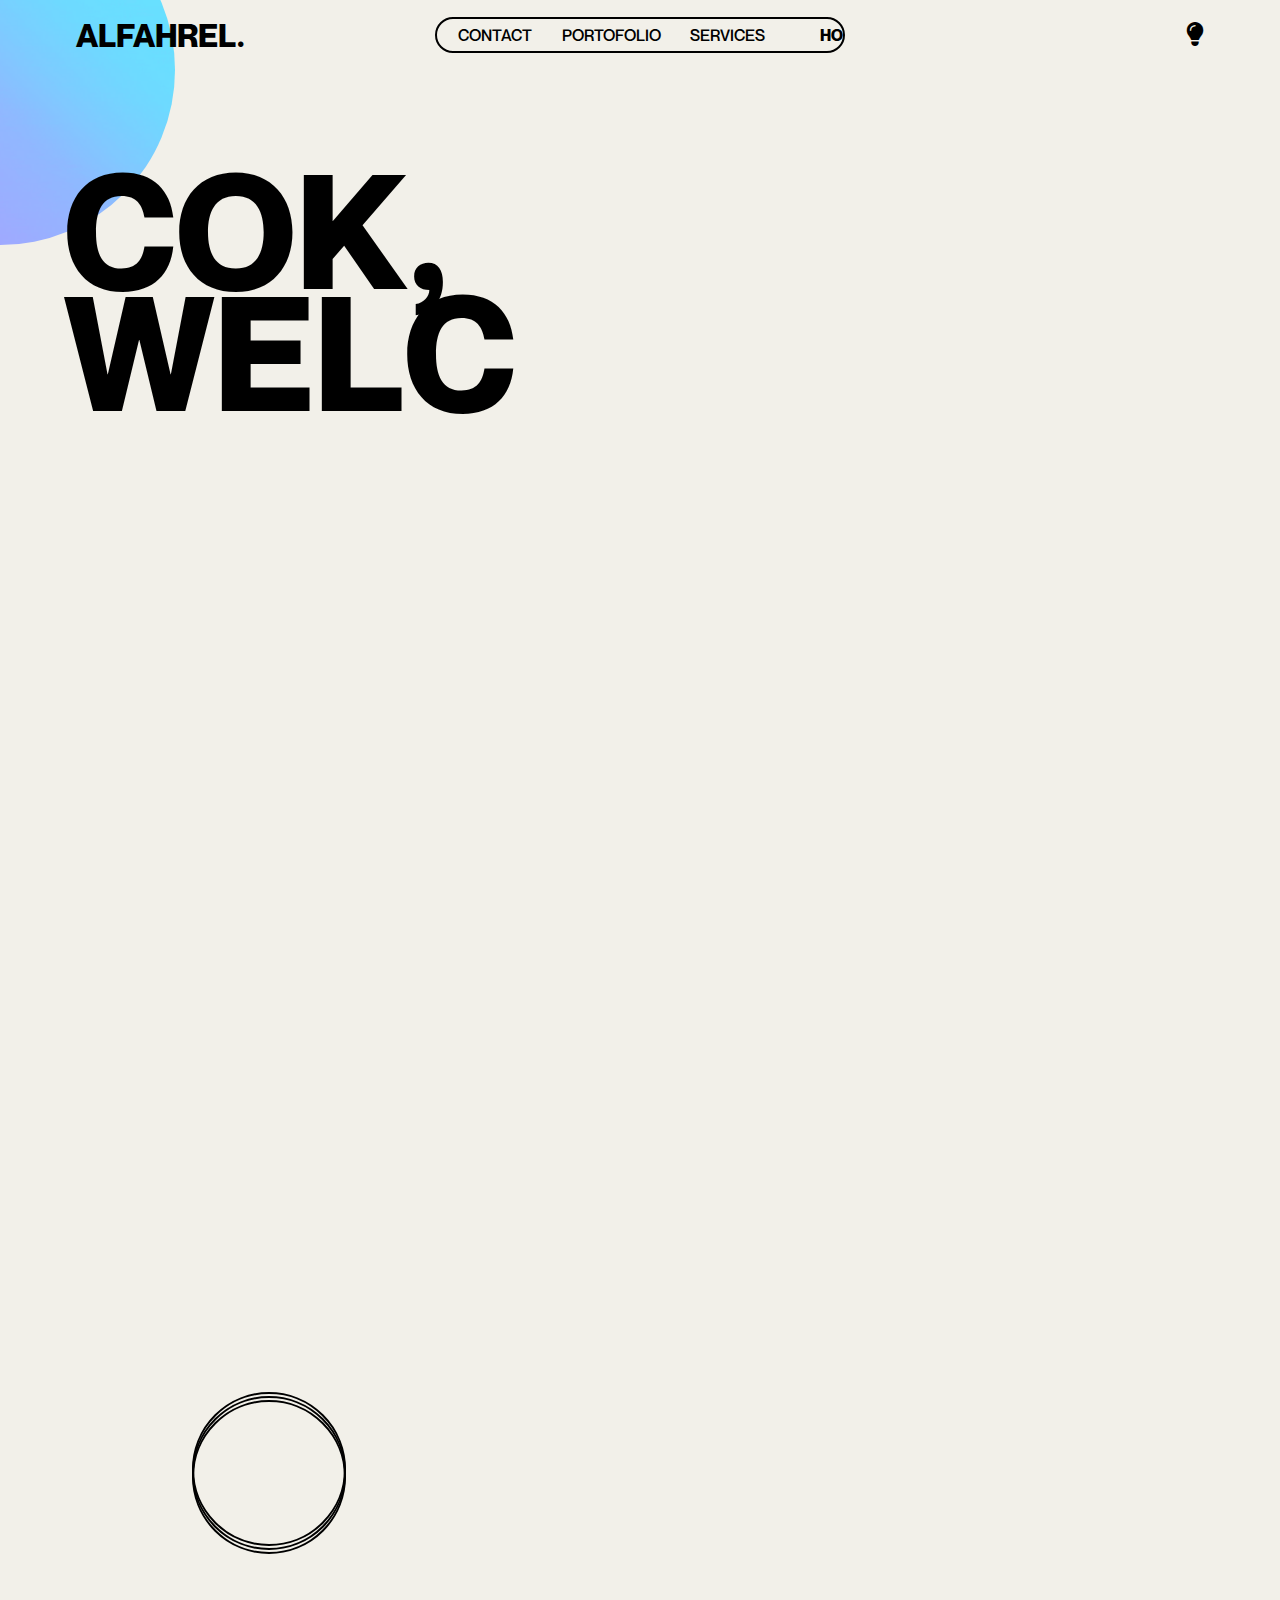
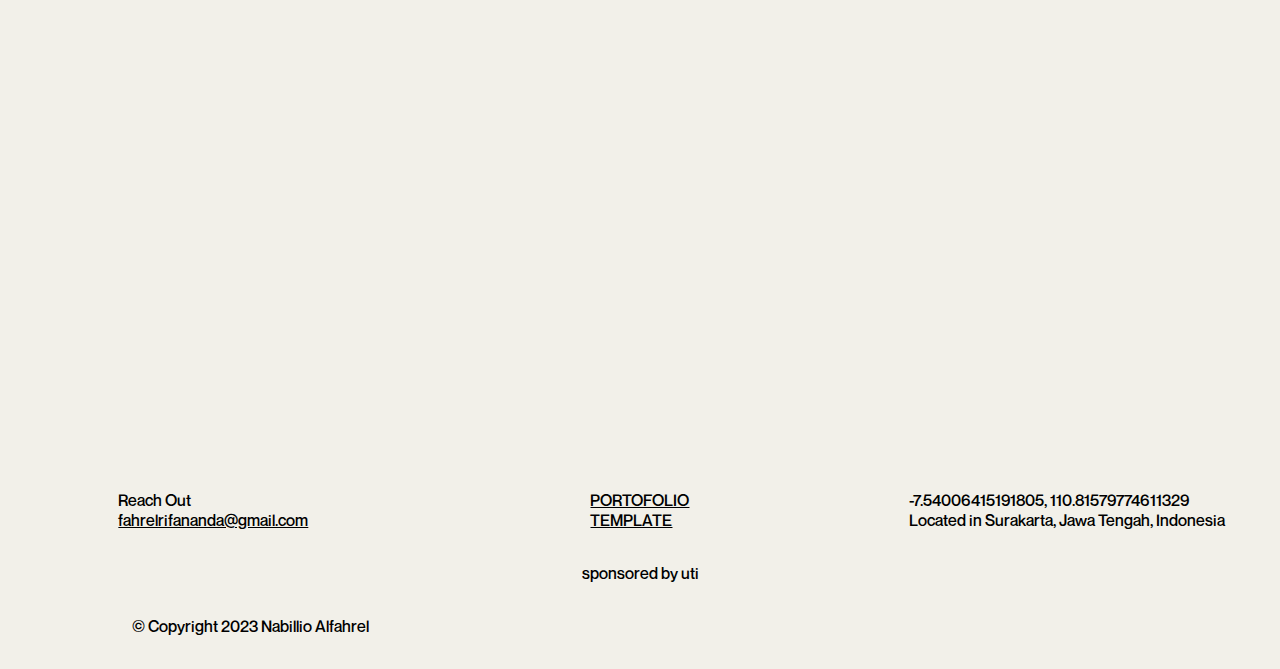
<file: index.html>
<!DOCTYPE html>
<html lang="en">
  <head>
    <meta charset="UTF-8" />
    <meta name="viewport" content="width=device-width, initial-scale=1.0" />
    <title>Alfahrel</title>
    <link rel="stylesheet" href="fonts/fontsawesome-6/css/all.css" />
    <link rel="stylesheet" href="css/style.css" />
    <link rel="stylesheet" href="css/home.css" />
    <link rel="stylesheet" href="css/cursor.css" />
  </head>
  <body>
    <nav class="navbar">
      <div class="logo">ALFAHREL.</div>
      <div class="menu">
        <a href="contact.html">CONTACT</a>
        <a href="portofolio.html">PORTOFOLIO</a>
        <a href="services.html">SERVICES</a>
        <a href="index.html" class="active">HOME</a>
      </div>

      <div class="theme">
        <i class="fa-regular fa-lightbulb theme-button"></i>
        <div class="hamburger">
            <div></div>
            <div></div>
          </div>
        
      </div>
     
    </nav>
    <div class="menu-mobile">
      <a href="contact.html">Contact</a>
      <a href="portofolio.html">Portofolio</a>
      <a href="services.html">Services</a>
      <a href="index.html" class="active">Home</a>
    </div>
    <div class="big-cursor"></div>
    <main>
        <section id="big-name">
            COK,
            <br />
            <div class="fahrel"></div>
        </section>
        <section id="i-create">
            <div class="text-i-create">
                Dari konsep hingga kode, saya membangun pengalaman web dan seluler yang berkesan.
            </div>
        </section>
        <section id="ability">
            <div class="aDiv">
                <div class="a1">
                    <div class="title">
                        <div></div>
                        <div>WEB DEVELOPER</div>
                        <div class="clickExpand1">
                            <div></div>
                            <div></div>
                        </div>
                    </div>
                    <div class="paragraph">
                        <p>
                            Saya memiliki pemahaman mendalam tentang bahasa pemrograman web seperti HTML, CSS, dan JavaScript. Saya juga berpengalaman dalam framework dan library populer seperti Laravel, React, dan Node JS.
                        </p>
                    </div>
                </div>
                <div class="a2">
                    <div class="title">
                        <div></div>
                        <div>ANDROID DEVELOPER</div>
                        <div class="clickExpand2">
                            <div></div>
                            <div></div>
                        </div>
                    </div>
                    <div class="paragraph">
                        <p>
                            Sebagai pengembang Android, saya mahir dalam menggunakan Java dan Kotlin untuk membangun aplikasi Android yang berkualitas tinggi dan responsif. Saya juga familiar dengan Android SDK dan berbagai tool pengembangan Android.
                        </p>
                    </div>
                </div>
                <div class="a3">
                    <div class="title">
                        <div></div>
                        <div>UI/UX DESAINER</div>
                        <div class="clickExpand3">
                            <div></div>
                            <div></div>
                        </div>
                    </div>
                    <div class="paragraph">
                        <p>
                            Saya memiliki pengalaman dalam merancang dan mengembangkan antarmuka pengguna (UI) yang menarik dan intuitif. Saya mengutamakan pengalaman pengguna (UX) yang optimal untuk memastikan aplikasi mudah digunakan dan memberikan nilai tambah bagi pengguna.
                        </p>
                    </div>
                </div>
            </div>
        </section>
        <section id="i-said">
            <div class="i-said-circle">
                <div></div>
                <div></div>
                <div></div>
            </div>
            <div class="i-said-text">
                <div class="first-p text-para">
                    Prinsip saya adalah bahwa...
                </div>
                <br />
                <div class="second-p text-para">
                    ... setiap proyek merupakan kesempatan untuk belajar dan berkembang. Saya selalu berusaha untuk meningkatkan kualitas kode dan menghasilkan solusi yang efisien.
                </div>
            </div>
        </section>
        <section id="steps">
            <div class="step1 the-step">
                <div class="number">01</div>
                <div class="title-desc">
                    <div class="title">STRATEGI</div>
                    <div class="desc">
                        Dalam fase Discovery, kami mempelajari brand, tujuan, lanskap industri, dan target audience Anda. Saya membuat mood board visual untuk menangkap esensi proyek dan menentukan tipografi, palet warna, dan elemen gerak yang akan menghidupkan desain. Saya juga menentukan strategi penyajian konten yang efektif agar pengunjung mudah bernavigasi dan terlibat.
                    </div>
                </div>
            </div>
            <div class="step2 the-step">
                <div class="number">02</div>
                <div class="title-desc">
                    <div class="title">DESAIN</div>
                    <div class="desc">
                        Fase Desain adalah tempat kreativitas diwujudkan. Saya mendefinisikan identitas brand Anda melalui desain visual dan pengalaman pengguna yang kohesif, mengubah ide menjadi konsep visual dengan layout, wireframe, dan komponen situs yang unik. Fokus saya adalah pada pengalaman pengguna dan konsistensi desain, memastikan setiap elemen desain memiliki tujuan dan relevan dengan target audience. Fase ini adalah saat ide-ide berkembang menjadi aset nyata yang menjadi dasar pengembangan.
                    </div>
                </div>
            </div>
            <div class="step3 the-step">
                <div class="number">03</div>
                <div class="title-desc">
                    <div class="title">PENGEMBANGAN</div>
                    <div class="desc">
                        Dengan teliti dan komitmen pada kualitas, saya membangun proyek Anda pada platform yang dipilih, baik itu Squarespace, sistem lain, atau dibangun secara custom.
                    </div>
                </div>
            </div>
            <div class="step4 the-step">
                <div class="number">04</div>
                <div class="title-desc">
                    <div class="title">SERAH TERIMA</div>
                    <div class="desc">
                        Saya melakukan pengujian menyeluruh untuk memastikan semuanya berfungsi dengan lancar, memenuhi persyaratan aksesibilitas, dan responsif di semua ukuran perangkat. Setelah disetujui, saya akan memberikan semua sumber daya dan dokumentasi yang diperlukan, sehingga Anda dapat sepenuhnya mengelola aplikasi atau situs web Anda.
                    </div>
                </div>
            </div>
        </section>
        <section id="featured-project">
            <div class="title-for-">
                PROYEK UNGGULAN
            </div>
            <div class="content">
                <div class="text">
                    <div class="title-project">
                        BELA TARR
                    </div>
                    <div class="components-project">
                        <p>DESAIN SITUS WEB</p>
                        <p>DESAIN UI/UX</p>
                        <p>PENGEMBANGAN SQUARESPACE</p>
                    </div>
                    <div class="button-project">
                        <button>
                            <a href="https://alfahrelrifananda.github.io/Bela-Tarr/#home">
                            + LIHAT PROYEK
                            </a>
                        </button>
                    </div>
                </div>
                <div class="image">
                    <div>
    
                    </div>
                </div>
            </div>
        </section>
    </main>
    <footer>
        <div class="logo-footer">
            ALFAHREL.
        </div>
        <div class="contact-footer">
            <div>
                <p>Reach Out</p>
                <p><u>fahrelrifananda@gmail.com</u></p>
            </div>
            <div>
                <p><u>PORTOFOLIO</u></p>
                <p><u>TEMPLATE</u></p>
            </div>
            <div>
                <p>-7.54006415191805, 110.81579774611329</p>
                <p>Located in Surakarta, Jawa Tengah, Indonesia</p>
            </div>
        </div>
        <div class="sponsored-footer">
            sponsored by uti
        </div>
        <div class="copyright-footer">
            © Copyright 2023 Nabillio Alfahrel
        </div>
    </footer>  
    <script src="js/script.js"></script>
    <script src="js/home.js"></script>
  </body>
</html>
</file>
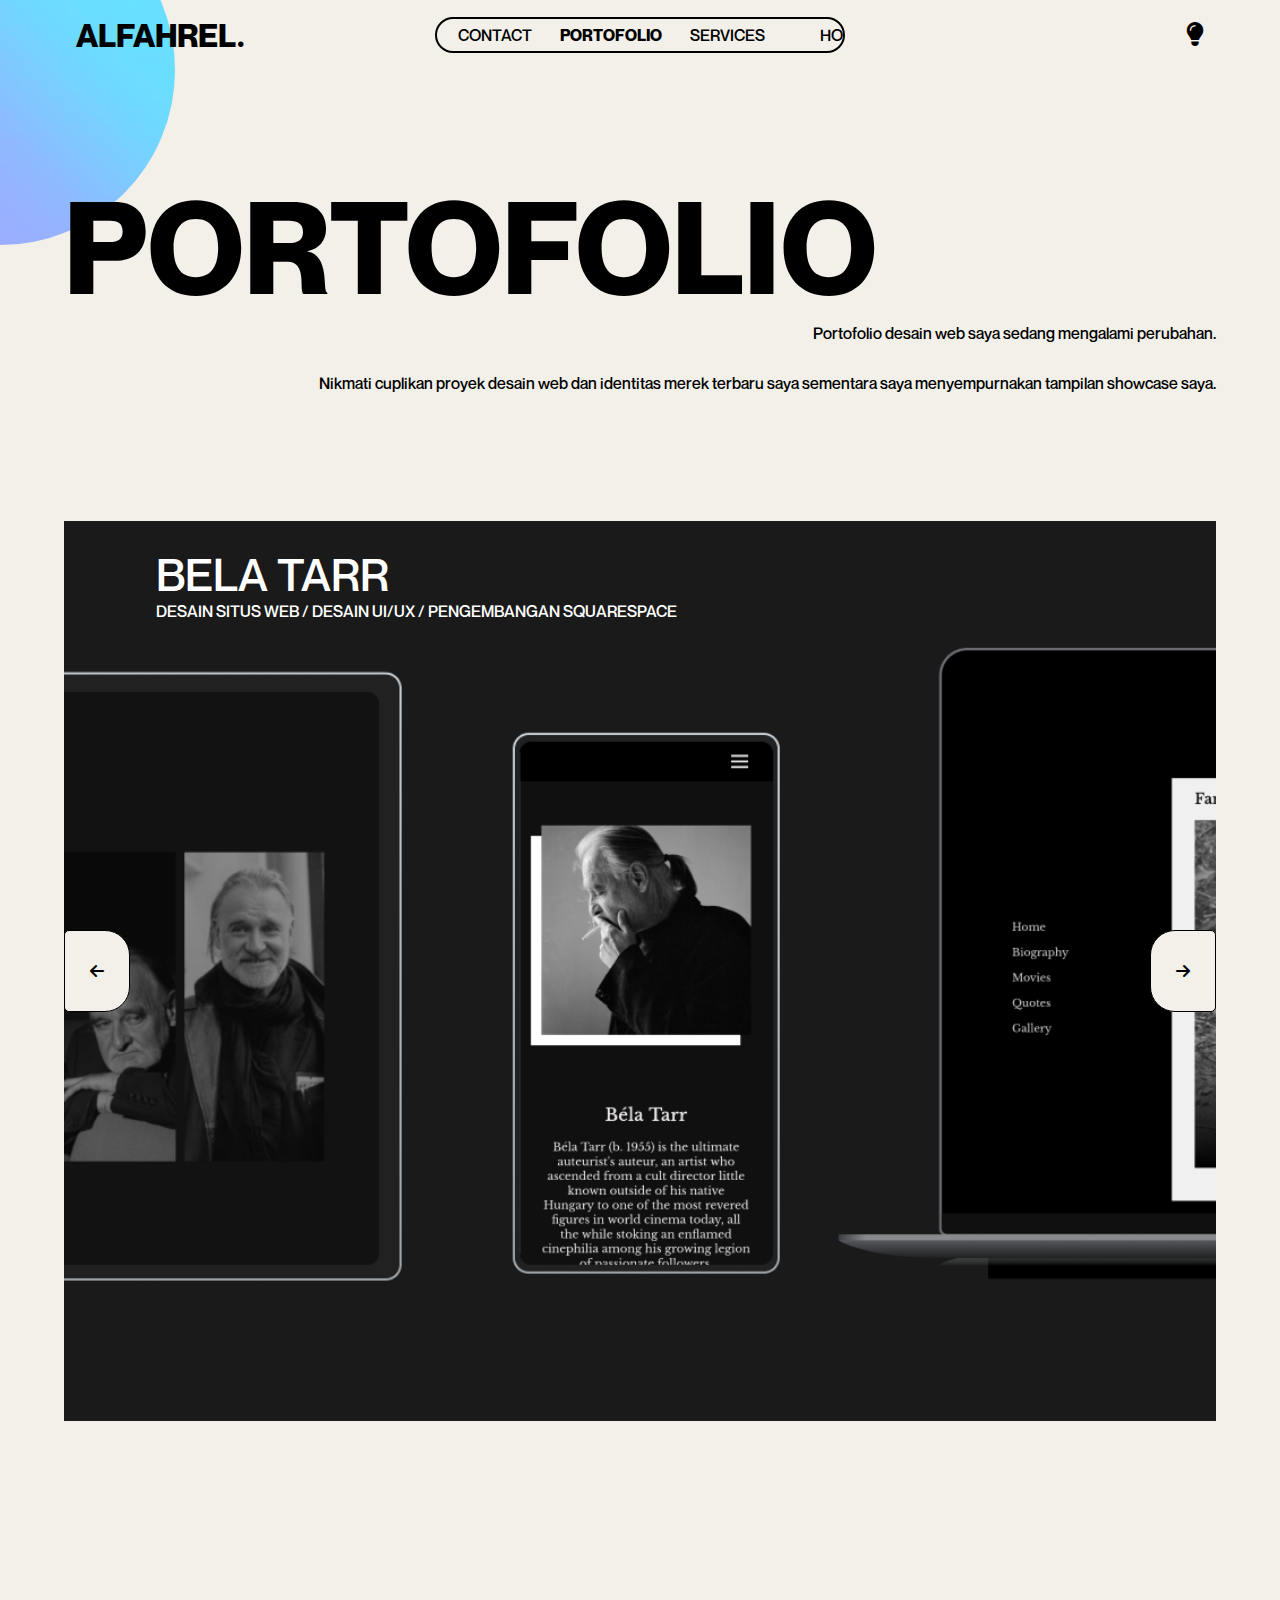
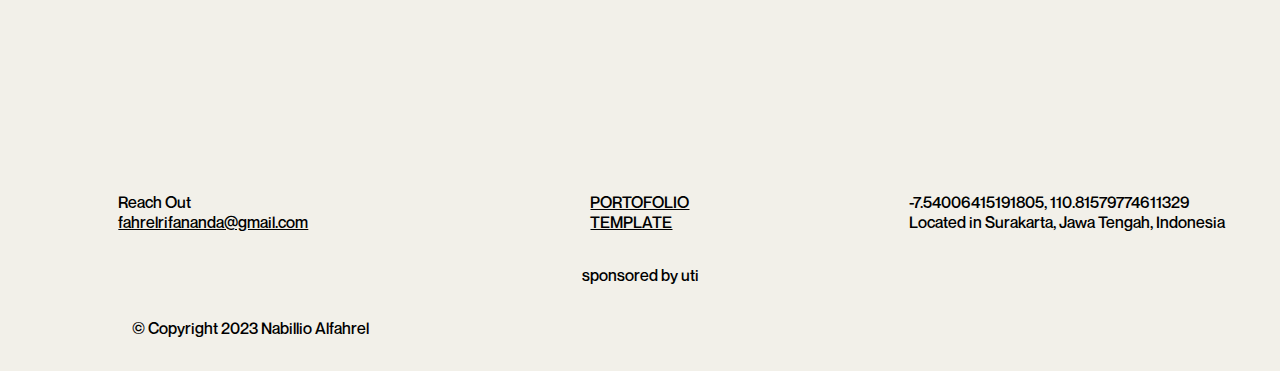
<file: portofolio.html>
<!DOCTYPE html>
<html lang="en">
  <head>
    <meta charset="UTF-8" />
    <meta name="viewport" content="width=device-width, initial-scale=1.0" />
    <title>Alfahrel</title>
    <link rel="stylesheet" href="fonts/fontsawesome-6/css/all.css" />
    <link rel="stylesheet" href="css/style.css" />
    <link rel="stylesheet" href="css/portofolio.css" />
    <link rel="stylesheet" href="css/cursor.css" />
  </head>
  <body>
    <nav class="navbar">
      <div class="logo">ALFAHREL.</div>
      <div class="menu">
        <a href="contact.html">CONTACT</a>
        <a href="portofolio.html" class="active">PORTOFOLIO</a>
        <a href="services.html">SERVICES</a>
        <a href="index.html">HOME</a>
      </div>

      <div class="theme">
        <i class="fa-regular fa-lightbulb theme-button"></i>
        <div class="hamburger">
          <div></div>
          <div></div>
        </div>
      </div>
    </nav>
    <div class="menu-mobile">
      <a href="contact.html">Contact</a>
      <a href="portofolio.html" class="active">Portofolio</a>
      <a href="services.html">Services</a>
      <a href="index.html">Home</a>
    </div>
    <div class="big-cursor"></div>
    <main>
      <section id="porto-folio">
        <div>PORTOFOLIO</div>
        <div>Portofolio desain web saya sedang mengalami perubahan.</div>
        <div>
          Nikmati cuplikan proyek desain web dan identitas merek terbaru saya
          sementara saya menyempurnakan tampilan showcase saya.
        </div>
      </section>
      <section id="showcase">
        <div class="arrow-nav left"><i class="fa-solid fa-arrow-left"></i></div>
        <div class="showcase-content">
          <div class="the-showcase">
            <div class="the-s-title">BELA TARR</div>
            <div class="the-s-second">
              DESAIN SITUS WEB / DESAIN UI/UX / PENGEMBANGAN SQUARESPACE
            </div>
          </div>
        </div>
        <div class="arrow-nav right">
          <i class="fa-solid fa-arrow-right"></i>
        </div>
      </section>
    </main>
    <footer>
      <div class="logo-footer">ALFAHREL.</div>
      <div class="contact-footer">
        <div>
          <p>Reach Out</p>
          <p><u>fahrelrifananda@gmail.com</u></p>
        </div>
        <div>
          <p><u>PORTOFOLIO</u></p>
          <p><u>TEMPLATE</u></p>
        </div>
        <div>
          <p>-7.54006415191805, 110.81579774611329</p>
          <p>Located in Surakarta, Jawa Tengah, Indonesia</p>
        </div>
      </div>
      <div class="sponsored-footer">sponsored by uti</div>
      <div class="copyright-footer">© Copyright 2023 Nabillio Alfahrel</div>
    </footer>
    <script src="js/script.js"></script>
    <script src="js/portofolio.js"></script>
  </body>
</html>
</file>
<file: css/style.css>
@font-face {
  font-family: 'neue-montreal-bold';
  src: url('../fonts/NeueMontreal-Bold.otf');
}
@font-face {
  font-family: 'neue-montreal-light';
  src: url('../fonts/NeueMontreal-Light.otf');
}
@font-face {
  font-family: 'neue-montreal-medium';
  src: url('../fonts/NeueMontreal-Medium.otf');
}

* {
  margin: 0;
  padding: 0;
}
:root {
  --black: black;
  --white: #f2f0e9;
}
::-moz-selection {
  color: var(--white);
  background: var(--black);
}

::selection {
  color: var(--white);
  background: var(--black);
}
::-webkit-scrollbar {
  width: 10px;
}

::-webkit-scrollbar-track {
  border-radius: 15px;
}

::-webkit-scrollbar-thumb {
  background: var(--black);
}
html,
body {
  overflow-x: hidden;
}
body {
  background-color: var(--white);
}
.navbar {
  display: grid;
  z-index: 99;
  width: calc(100% - 4vw);
  transition: all 0.5s;
  opacity: 1;
  grid-template-columns: 1fr 1fr 1fr;
  align-items: center;
  padding-top: 16px;
  padding-bottom: 16px;
  padding-left: 2vw;
  padding-right: 2vw;
}
.navbar.opacity {
  opacity: 0.3;
}
.navbar .logo {
  font-family: 'neue-montreal-bold';
  font-size: 2em;
  color: var(--black);
  padding-left: 50px;
}
.navbar .menu {
  display: grid;
  grid-template-columns: 1fr 1fr 1fr 1fr;
  justify-items: center;
  border-radius: 32px;
  font-family: 'neue-montreal-medium';
  border: solid 2px var(--black);
  overflow: hidden;
}
.menu-mobile {
  display: none;
}
.navbar .menu a {
  width: 116px;
  display: flex;
  align-items: center;
  justify-content: center;
  text-decoration: none;
  color: var(--black);
  border-radius: 32px;
  height: 32px;
  cursor: pointer;
}

.navbar .theme {
  font-size: 1.5em;
  cursor: pointer;
  text-align: right;
  color: var(--black);
  padding-right: 50px;
}
.navbar .theme .theme-button {
  transition: transform 0.3s ease;
  position: relative;
}
.navbar .theme .theme-button.rotate {
  transform: rotate(0deg);
}
.navbar .menu .active {
  font-family: 'neue-montreal-bold';
}
footer .logo-footer {
  font-size: 16em;
  opacity: 0;
  text-align: center;
  transition: all 3s;
  color: var(--black);
  font-family: 'neue-montreal-bold';
}
footer .contact-footer {
  display: grid;
  grid-template-columns: 1fr 1fr 1fr;
  justify-items: center;
  color: var(--black);
  font-family: 'neue-montreal-medium';
}
footer .sponsored-footer {
  text-align: center;
  padding: 33px;
  padding-bottom: 0px;
  color: var(--black);
  font-family: 'neue-montreal-medium';
}
footer .copyright-footer {
  padding: 33px;
  color: var(--black);
  font-family: 'neue-montreal-medium';
  padding-left: 132px;
}
.logo-footer.show {
  opacity: 1;
  transform: translateY(0);
}
/* @media screen and (max-width: 1400px) {
  body {
    overflow-x: hidden;
  }
  .navbar .menu {
    grid-template-columns: 1fr 1fr;
  }
  footer .logo-footer {
    font-size: 10em;
  }
} */
@media screen and (max-width: 800px) {
  body::-webkit-scrollbar {
    display: none;
  }
  .navbar .menu {
    display: none;
  }

  .navbar .logo {
    padding-left: 0px;
  }
  .hamburger {
    width: 30px;
    height: 50px;
  }
  .hamburger div:nth-child(1) {
    background-color: var(--black);
    width: 100%;
    border-radius: 10px;
    position: relative;
    z-index: 99;
    top: 17px;
    transition: all 0.5s;
    height: 3px;
  }
  .hamburger div:nth-child(1).show {
    top: 18px;
    rotate: -50deg;
  }
  .hamburger div:nth-child(2) {
    background-color: var(--black);
    width: 100%;
    z-index: 100;
    position: relative;
    transition: all 0.5s;
    top: 23px;
    height: 3px;
    border-radius: 10px;
  }
  .hamburger div:nth-child(2).show {
    top: 15px;
    rotate: 50deg;
  }
  .navbar {
    display: flex;
    justify-content: space-between;
    position: fixed;
    backdrop-filter: blur(15px);
    border-bottom: 1px solid var(--black);
    z-index: 99;
  }
  .navbar .theme {
    display: flex;
    justify-content: space-between;
    align-items: center;
    gap: 30px;
    padding-right: 0;
  }
  .menu-mobile {
    display: flex;
    flex-direction: column;
    justify-content: center;
    align-items: center;
    position: fixed;
    background-color: var(--white);
    z-index: -95;
    opacity: 0;
    top: 0;
    width: 100%;
    transition: all 0.5s;
    height: 100vh;
  }
  .menu-mobile.show {
    opacity: 1;
    z-index: 95;
  }
  .menu-mobile a {
    text-decoration: none;
    color: var(--black);
    height: 55px;
    width: 150px;
    text-align: center;
    font-size: 5vh;
    font-family: 'neue-montreal-medium';
  }
  footer {
    border-top: 1px solid var(--black);
  }
  footer .logo-footer {
    font-size: 3em;
    padding: 5vw;
    text-align: left;
  }
  footer .contact-footer {
    grid-template-columns: 1fr;
    justify-items: left;
  }
  footer .contact-footer div:nth-child(1),
  footer .contact-footer div:nth-child(2),
  footer .contact-footer div:nth-child(3) {
    text-align: left;
    padding: 5vw;
  }
  footer .contact-footer div:nth-child(2) {
    display: grid;
    grid-template-columns: 1fr 1fr;
    gap: 10px;
  }
  footer .sponsored-footer {
    text-align: right;
    padding: 5vw;
  }
  footer .copyright-footer {
    text-align: right;
    padding: 5vw;
  }
  .menu-mobile .active {
    text-decoration: underline;
  }
}
</file>
<file: css/home.css>
#big-name {
  font-family: 'neue-montreal-bold';
  font-size: 13vw ;
  color: var(--black);
  padding-top: 5vw;
  padding-left: 5vw;
  padding-right: 5vw;
}
.fahrel {
  position: relative;
  top: -70px;
}
.fahrel span {
  opacity: 0;
  display: inline-block;
}
.fahrel span.visible {
  opacity: 1;
}

#i-create {
  font-size: 10vh;
  width: fit-content;
  height: 95vh;
  display: grid;
  padding-left: 5vw;
  padding-right: 5vw;
  place-items: center;
}
#i-create .text-i-create {
  text-align: center;
  width: 90%;
  transform: scale(0.5);
  opacity: 0;
  font-family: 'neue-montreal-medium';
  color: var(--black);
  transition: transform 1s ease, opacity 1s ease;
}
@keyframes popIn {
  0% {
    transform: scale(0.5);
    opacity: 0;
  }
  100% {
    transform: scale(1);
    opacity: 1;
  }
}
.animate-pop {
  animation: popIn 1s ease forwards;
}
#ability {
  height: 90vh;
  display: grid;
  place-items: center;
}
#ability .aDiv {
  width: 100%;
}
#ability .aDiv .a1,
#ability .aDiv .a2,
#ability .aDiv .a3 {
  border-top: 2px solid var(--black);
  border-bottom: 2px solid var(--black);
  display: grid;
  grid-template-rows: 1fr 1fr;
  justify-items: center;
  align-items: center;
  padding-left: 5vw;
  padding-right: 5vw;
  overflow: hidden;
  transition: all 0.5s;
  height: 88px;
  width: calc(100% - 10vw);
  color: var(--black);
}
#ability .aDiv .a1 .title,
#ability .aDiv .a2 .title,
#ability .aDiv .a3 .title {
  font-family: 'neue-montreal-medium';
  font-size: 2.5em;
  padding-top: 20px;
  padding-bottom: 20px;
  width: 100%;
  display: grid;
  grid-template-columns: 1fr 1fr 1fr;
  justify-items: center;
  align-items: center;
}
#ability .aDiv .a1 .title .clickExpand1,
#ability .aDiv .a2 .title .clickExpand2,
#ability .aDiv .a3 .title .clickExpand3 {
  width: 30px;
  height: 30px;
  display: grid;
  place-items: center;
}
#ability .aDiv .a1 .title .clickExpand1 div,
#ability .aDiv .a2 .title .clickExpand2 div,
#ability .aDiv .a3 .title .clickExpand3 div {
  width: 20px;
  position: absolute;
  transition: all 0.5s;
  height: 3px;
  background-color: var(--black);
}
#ability .aDiv .a1 .title .clickExpand1 div:nth-child(1),
#ability .aDiv .a2 .title .clickExpand2 div:nth-child(1),
#ability .aDiv .a3 .title .clickExpand3 div:nth-child(1) {
  transform: rotate(90deg);
}
#ability .aDiv .a1 .title .clickExpand1 div:nth-child(1).expanded,
#ability .aDiv .a2 .title .clickExpand2 div:nth-child(1).expanded,
#ability .aDiv .a3 .title .clickExpand3 div:nth-child(1).expanded {
  transform: rotate(0deg);
}
#ability .aDiv .a1.expanded,
#ability .aDiv .a2.expanded,
#ability .aDiv .a3.expanded {
  height: 350px;
}
#ability .aDiv .a1 .paragraph,
#ability .aDiv .a2 .paragraph,
#ability .aDiv .a3 .paragraph {
  width: 80%;
  font-family: 'neue-montreal-light';
  font-size: 4vh;
  text-align: center;
}
#ability .aDiv .a2,
#ability .aDiv .a3 {
  border-top: 0px solid transparent;
}
.a1,
.a2,
.a3 {
  opacity: 0;
  transform: translateY(-10px);
  transition: opacity 1s, transform 1s;
}

.a1.show,
.a2.show,
.a3.show {
  opacity: 1;
  transform: translateY(0);
}

#i-said {
  padding-left: 5vw;
  padding-right: 5vw;
  display:flex;
  font-size: 2.5em;
  height: 100vh;
  width: calc(100% - 10vw);
  overflow: hidden;
  text-align: right;
  color: var(--black);
  font-family: 'neue-montreal-medium';
  align-items: center;
}

#i-said .i-said-text {
  position: relative;
  padding-right: 10vw;
}
#i-said .i-said-circle {
  display: flex;
  height: fit-content;
  flex-direction: column;
  position: relative;
  padding-left: 10vw;
}
#i-said .i-said-circle div {
  border-radius: 50%;
  border: 2px solid var(--black);
  width: 350px;
  position: relative;
  transition: all 1s;
  height: 350px;
}
#i-said .i-said-circle div:nth-child(1) {
  transform: translateY(250px);
}
#i-said .i-said-circle div:nth-child(3) {
  transform: translateY(-250px);
}
#i-said .i-said-circle div:nth-child(1).out {
  transform: translateY(350px);
}
#i-said .i-said-circle div:nth-child(3).out {
  transform: translateY(-350px);
}
.first-p,
.second-p {
  position: relative;
  opacity: 0;
  transform: translateY(-30px);
  transition: opacity 1s, transform 1s;
}

.first-p.show,
.second-p.show {
  opacity: 1;
  transform: translateY(0);
}

#steps {
  height: fit-content;
  margin-top: 5vw;
}
#steps .step1,
#steps .step2,
#steps .step3,
#steps .step4 {
  display: flex;
  padding-left: 10vw;
  padding-right: 10vw;
  height: 200px;
  padding-top: 33px;
  padding-bottom: 33px;
  border-top: 2px solid var(--black);
  border-bottom: 2px solid var(--black);
}
#steps .step1 .number,
#steps .step2 .number,
#steps .step3 .number,
#steps .step4 .number {
  font-size: 6em;
  padding-right: 5vw;
  color: var(--black);
  font-family: 'neue-montreal-bold';
}
#steps .step1 .title-desc .title,
#steps .step2 .title-desc .title,
#steps .step3 .title-desc .title,
#steps .step4 .title-desc .title {
  font-family: 'neue-montreal-medium';
  font-size: 3em;
  color: var(--black);
  margin-bottom: 33px;
}
#steps .step1 .title-desc .desc,
#steps .step2 .title-desc .desc,
#steps .step3 .title-desc .desc,
#steps .step4 .title-desc .desc {
  font-family: 'neue-montreal-light';
  color: var(--black);
  font-weight: 700;
  font-size: 1.3em;
}
#steps .step2,
#steps .step3,
#steps .step4 {
  border-top: 0px solid transparent;
}

.the-step,
.title-for-,
.title-project,
.components-project,
.button-project,
.image {
  position: relative;
  opacity: 0;
  transform: translateY(-30px);
  transition: opacity 1s, transform 1s;
}

.the-step.show,
.title-for-.show,
.title-project.show,
.components-project.show,
.button-project.show,
.image.show {
  opacity: 1;
  transform: translateY(0);
}
#featured-project {
  display: flex;
  flex-direction: column;
  padding-left: 10vw;
  padding-right: 10vw;
}
#featured-project .title-for- {
  font-family: 'neue-montreal-bold';
  font-size: 6em;
  color: var(--black);
  padding-top: 10vw;
  width: 100%;
}
#featured-project .content {
  display: grid;
  grid-template-columns: 1fr 1fr;
  padding-top: 10vw;
  padding-bottom: 10vw;
}
#featured-project .content .text {
  width: 100%;
  padding-top: 5vw;
}
#featured-project .content .text .title-project {
  font-size: 3em;
  color: var(--black);
  font-family: 'neue-montreal-medium';
  border-bottom: 2px solid var(--black);
}
#featured-project .content .text .components-project {
  font-size: 1.5em;
  color: var(--black);
  padding-top: 5vw;
  padding-bottom: 33px;
  font-weight: 700;
  font-family: 'neue-montreal-light';
  border-bottom: 2px solid var(--black);
}
#featured-project .content .text .button-project button {
  border: 2px solid var(--black);
  margin-top: 5vw;
  background-color: transparent;
  overflow: hidden;
  height: 50px;
  width: 150px;
  border-radius: 5vw;
  transition: all 0.5s;
}
#featured-project .content .text .button-project button:hover {
  background-color: var(--black);
  border: 2px solid var(--white);
}
#featured-project .content .text .button-project button:hover a {
  color: var(--white);
}
#featured-project .content .text .button-project button a {
  text-decoration: none;
  color: var(--black);
  width: 100%;
  padding: 10px;
  height: 100%;
  font-family: 'neue-montreal-medium';
}
#featured-project .content .image {
  display: grid;
  padding-left: 5vw;
  padding-right: 2.5vw;
  place-items: center;
}
#featured-project .content .image div {
  width: 100%;
  height: 100%;
  background-image: url(../images/bela-tarr.png);
  background-position: center;
  background-repeat: no-repeat;
  background-size: cover;
  border: 2px solid var(--black);
}

@media screen and (max-width: 1400px) {
  #big-name {
    font-size: 10em;
  }
  #i-create {
    font-size: 5em;
    height: fit-content;
  }
  #ability {
    height: fit-content;
    padding-top: 5vw;
    padding-bottom: 5vw;
  }
  #ability .aDiv .a1,
  #ability .aDiv .a2,
  #ability .aDiv .a3 {
    height: 68px;
  }
  #ability .aDiv .a1 .title,
  #ability .aDiv .a2 .title,
  #ability .aDiv .a3 .title {
    font-size: 1.3em;
  }
  #ability .aDiv .a1.expanded,
  #ability .aDiv .a2.expanded,
  #ability .aDiv .a3.expanded {
    height: 450px;
  }
  #i-said {
    font-size: 2em;
    height: fit-content;
  }
  #i-said .i-said-text {
    padding-right: 5vw;
    top: 0px;
  }
  #i-said .i-said-circle {
    top: 0px;
  }
  #i-said .i-said-circle div {
    width: 150px;
    height: 150px;
    margin: 0 auto;
  }
  #i-said .i-said-circle div:nth-child(1) {
    transform: translateY(250px);
  }
  #i-said .i-said-circle div:nth-child(3) {
    transform: translateY(-250px);
  }
  #i-said .i-said-circle div:nth-child(1).out {
    transform: translateY(150px);
  }
  #i-said .i-said-circle div:nth-child(3).out {
    transform: translateY(-150px);
  }
  #steps .step1,
  #steps .step2,
  #steps .step3,
  #steps .step4 {
    height: 400px;
  }
  #featured-project .content {
    grid-template-columns: 1fr;
    grid-template-rows: 1fr 1fr;
  }
  #featured-project .content .text {
    grid-row: 2;
  }
  #featured-project .content .image {
    grid-row: 1;
  }
}
@media screen and (max-width: 800px) {
  #big-name {
    display: none;
  }
  #i-create {
    font-size: 2.5em;
    padding-left: 5vw;
    padding-right: 5vw;
    width: calc(100% - 10vw);
    height: 100vh;
  }
  #ability .aDiv .a1,
  #ability .aDiv .a2,
  #ability .aDiv .a3 {
    padding-left: 5vw;
    padding-right: 5vw;
    width: calc(100% - 10vw);
    height: 75px;
  }
  #ability .aDiv .a1 .title,
  #ability .aDiv .a2 .title,
  #ability .aDiv .a3 .title {
    font-size: 1.4em;
    display: flex;
    flex-wrap: wrap;
    justify-content: space-between;
  }
  #ability .aDiv .a1.expanded,
  #ability .aDiv .a2.expanded,
  #ability .aDiv .a3.expanded {
    height: 550px;
  }
  #ability .aDiv .a1 .paragraph,
  #ability .aDiv .a2 .paragraph,
  #ability .aDiv .a3 .paragraph {
    padding-bottom: 33px;
    text-align: left;
  }
  #i-said {
    flex-direction: column;
  }

  #steps .step1,
  #steps .step2,
  #steps .step3,
  #steps .step4 {
    flex-direction: column;
    border-top: 0px solid var(--black);
    border-bottom: 0px solid var(--black);
    padding-left: 33px;
    padding-right: 33px;
    height: 550px;
  }
  #steps .step1 .title-desc .title,
  #steps .step2 .title-desc .title,
  #steps .step3 .title-desc .title,
  #steps .step4 .title-desc .title {
    font-size: 2em;
  }
  #steps .step4 {
    border-bottom: 2px solid var(--black);
  }
  #featured-project {
    padding-left: 33px;
    padding-right: 33px;
  }
  #featured-project .title-for- {
    font-size: 3em;
    padding-top: 16px;
  }
  #featured-project .content .image {
    padding-left: 0px;
    padding-right: 0px;
  }
}
</file>
<file: css/cursor.css>
.big-cursor {
    background-image: url(../images/cursor.gif);
    background-position: center;
    background-repeat: no-repeat;
    background-size: cover;
    width: 350px;
    height: 350px;
    position: absolute;
    pointer-events: none;
    z-index: -99;
    border-radius: 50%;
    transform: translate(-50%, -50%);
}
.big-cursor.hide {
    opacity: 0;
}
</file>
<file: css/portofolio.css>
#porto-folio {
  font-family: 'neue-montreal-bold';
  color: var(--black);
  padding: 5vw;
  padding-top: 100px;
}
#porto-folio div:nth-child(1) {
  font-size: 10vw;
}
#porto-folio div:nth-child(2) {
  font-family: 'neue-montreal-medium';
  font-weight: 300;
  margin-bottom: 30px;
  text-align: right;
}
#porto-folio div:nth-child(3) {
  font-family: 'neue-montreal-medium';
  text-align: right;
}
#showcase {
  font-family: 'neue-montreal-medium';
  color: white;
  margin: 5vw;
  background-image: url(../images/bela-tarr-s.png);
  background-size: cover;
  background-repeat: no-repeat;
  background-position: center;
  width: calc(100% - 10vw);
}
#showcase .showcase-content {
  width: 100%;
  height: 100vh;
  overflow: hidden;
}
#showcase .showcase-content .the-showcase {
  width: fit-content;
  height: fit-content;
  padding: 2vw;
  transition: all 0.5s;
}
/* #showcase .showcase-content .the-showcase .the-s-second {
  background-color: black;
} */
#showcase .showcase-content .the-showcase .the-s-title {
  font-size: 5vh;
}
#showcase .arrow-nav {
  background-color: var(--white);
  border: 1px solid var(--black);
  width: fit-content;
  transition: all 0.5s;
  height: 30px;
  display: grid;
  color: var(--black);
  place-items: center;
  padding: 25px;
  position: relative;
}
#showcase .arrow-nav:hover {
  background-color: var(--black);
  color: var(--white);
  border: 1px solid var(--white);
}
#showcase .arrow-nav.left {
  border-radius: 5px 25px 25px 5px;
}
#showcase .arrow-nav.right {
  border-radius: 25px 5px 5px 25px;
}
#showcase {
  display: grid;
  justify-items: center;
  align-items: center;
  justify-content: center;
  grid-template-columns: auto 1fr auto;
}

@media only screen and (max-width: 991px),
  screen and (max-width: 1024px) and (orientation: portrait) {
  #porto-folio div:nth-child(2) {
    text-align: left;
    margin-top: 30px;
  }
  #porto-folio div:nth-child(3) {
    text-align: left;
  }
  #showcase .showcase-content .the-showcase {
    text-align: center;
    font-size: 2vh;
  }
}
</file>
